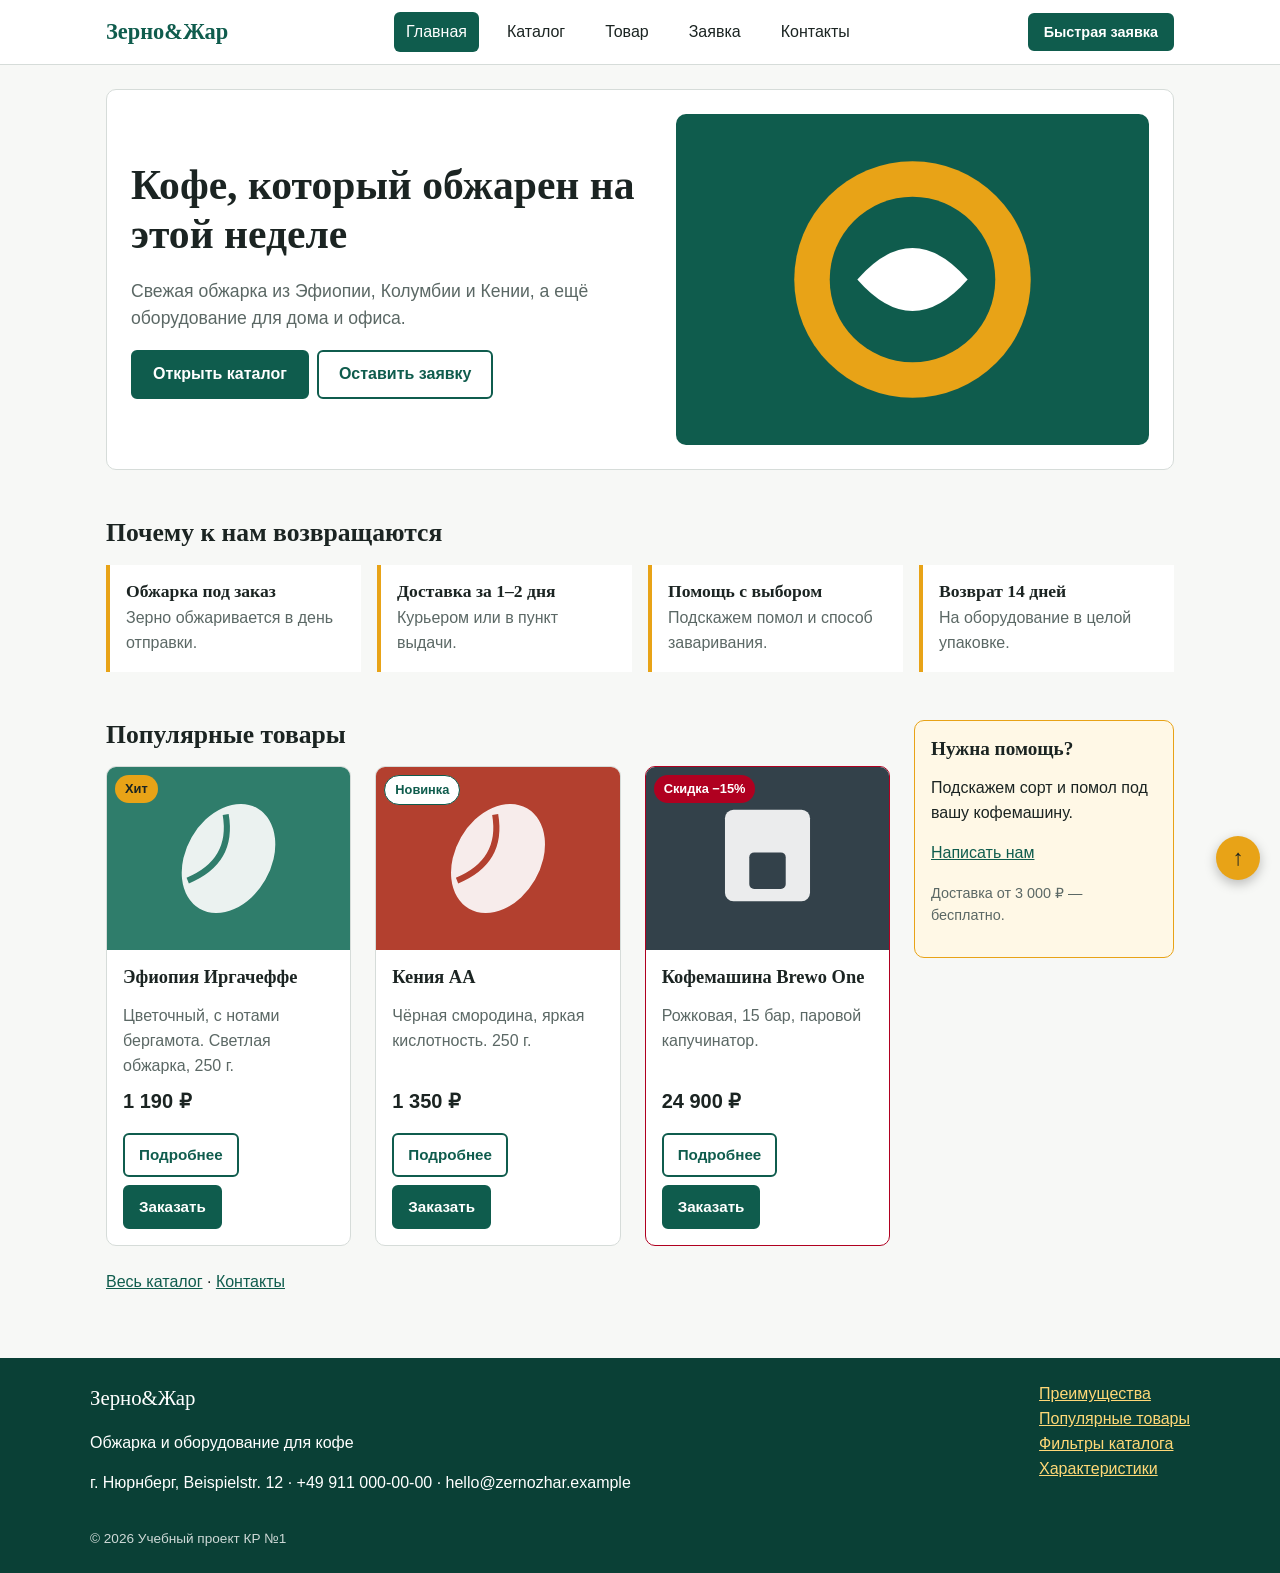
<file: index.html>
<!DOCTYPE html>
<html lang="ru">
<head>
<meta charset="UTF-8">
<meta name="viewport" content="width=device-width, initial-scale=1">
<title>Главная — Зерно&Жар</title>
<meta name="description" content="Свежая обжарка кофе и оборудование для заваривания.">
<link rel="stylesheet" href="css/style.css">
</head>
<body id="top">
<a class="skip-link" href="#main">К содержимому</a>
<header class="site-header"><div class="site-header-inner"><a class="site-header-logo" href="index.html">Зерно&amp;Жар</a><nav class="site-nav" aria-label="Основное меню"><ul class="site-nav-list"><li class="site-nav-item"><a class="site-nav-link site-nav-link-active" href="index.html" aria-current="page">Главная</a></li><li class="site-nav-item"><a class="site-nav-link" href="catalog.html">Каталог</a></li><li class="site-nav-item"><a class="site-nav-link" href="product.html">Товар</a></li><li class="site-nav-item"><a class="site-nav-link" href="order.html">Заявка</a></li><li class="site-nav-item"><a class="site-nav-link" href="contacts.html">Контакты</a></li></ul></nav><button class="button button-small site-header-cta" type="button" data-modal-open="quick-order">Быстрая заявка</button></div></header>
<main id="main">
<section class="hero"><div class="hero-text"><h1 class="hero-title">Кофе, который обжарен на этой неделе</h1><p class="hero-lead">Свежая обжарка из Эфиопии, Колумбии и Кении, а ещё оборудование для дома и офиса.</p><div class="hero-actions"><a class="button" href="catalog.html">Открыть каталог</a><a class="button button-ghost" href="order.html">Оставить заявку</a></div></div><img class="hero-image" src="images/hero.svg" alt="Чашка кофе, вид сверху" width="600" height="420"></section>
<section class="section" id="advantages"><h2 class="section-title">Почему к нам возвращаются</h2><ul class="advantages">
<li class="advantages-item"><h3>Обжарка под заказ</h3><p>Зерно обжаривается в день отправки.</p></li>
<li class="advantages-item"><h3>Доставка за 1–2 дня</h3><p>Курьером или в пункт выдачи.</p></li>
<li class="advantages-item"><h3>Помощь с выбором</h3><p>Подскажем помол и способ заваривания.</p></li>
<li class="advantages-item"><h3>Возврат 14 дней</h3><p>На оборудование в целой упаковке.</p></li></ul></section>
<div class="home-layout"><section class="section home-layout-main" id="popular"><h2 class="section-title">Популярные товары</h2><div class="catalog-grid"><article class="product-card"><span class="product-card-badge product-card-badge-hit">Хит</span><img class="product-card-image" src="images/product-1.svg" alt="Эфиопия Иргачеффе" width="400" height="300" loading="lazy"><div class="product-card-body"><h3 class="product-card-title">Эфиопия Иргачеффе</h3><p class="product-card-description">Цветочный, с нотами бергамота. Светлая обжарка, 250 г.</p><p class="product-card-price">1 190 ₽</p><div class="product-card-actions"><a class="button button-ghost product-card-button" href="product.html">Подробнее</a><button class="button product-card-button" type="button" data-modal-open="quick-order" data-product="Эфиопия Иргачеффе">Заказать</button></div></div></article><article class="product-card"><span class="product-card-badge product-card-badge-new">Новинка</span><img class="product-card-image" src="images/product-3.svg" alt="Кения АА" width="400" height="300" loading="lazy"><div class="product-card-body"><h3 class="product-card-title">Кения АА</h3><p class="product-card-description">Чёрная смородина, яркая кислотность. 250 г.</p><p class="product-card-price">1 350 ₽</p><div class="product-card-actions"><a class="button button-ghost product-card-button" href="product.html">Подробнее</a><button class="button product-card-button" type="button" data-modal-open="quick-order" data-product="Кения АА">Заказать</button></div></div></article><article class="product-card product-card-discount"><span class="product-card-badge product-card-badge-discount">Скидка −15%</span><img class="product-card-image" src="images/product-4.svg" alt="Кофемашина Brewo One" width="400" height="300" loading="lazy"><div class="product-card-body"><h3 class="product-card-title">Кофемашина Brewo One</h3><p class="product-card-description">Рожковая, 15 бар, паровой капучинатор.</p><p class="product-card-price">24 900 ₽</p><div class="product-card-actions"><a class="button button-ghost product-card-button" href="product.html">Подробнее</a><button class="button product-card-button" type="button" data-modal-open="quick-order" data-product="Кофемашина Brewo One">Заказать</button></div></div></article></div><p class="section-more"><a href="catalog.html">Весь каталог</a> · <a href="contacts.html">Контакты</a></p></section>
<aside class="info-aside home-layout-aside" aria-label="Полезная информация"><h2 class="info-aside-title">Нужна помощь?</h2><p>Подскажем сорт и помол под вашу кофемашину.</p><p><a href="contacts.html">Написать нам</a></p><p class="info-aside-note">Доставка от 3 000 ₽ — бесплатно.</p></aside></div>
</main>
<footer class="site-footer" id="contacts"><div class="site-footer-inner">
<div><p class="site-footer-title">Зерно&amp;Жар</p><p>Обжарка и оборудование для кофе</p><p>г. Нюрнберг, Beispielstr. 12 · +49 911 000-00-00 · hello@zernozhar.example</p></div>
<ul class="site-footer-links"><li><a href="index.html#advantages">Преимущества</a></li><li><a href="index.html#popular">Популярные товары</a></li><li><a href="catalog.html#filters">Фильтры каталога</a></li><li><a href="product.html#specs">Характеристики</a></li></ul>
</div><p class="site-footer-copy">© 2026 Учебный проект КР №1</p></footer>
<p class="success-message" id="success-message" role="status" hidden>Форма успешно отправлена!</p>
<a class="to-top" href="#top" aria-label="Наверх">↑</a>
<dialog class="modal" id="quick-order" aria-labelledby="modal-title"><div class="modal-box"><button class="modal-close" type="button" data-modal-close aria-label="Закрыть окно">×</button><h2 class="modal-title" id="modal-title">Быстрая заявка</h2><p>Оставьте контакты — свяжемся в течение рабочего дня.</p><form class="form modal-form" action="#" method="post">
<input type="hidden" id="modal-selected-product" name="selected-product">
<div class="form-grid">
<div class="form-field"><label class="form-label" for="modal-name">Имя *</label><input class="form-input" type="text" id="modal-name" name="name" required minlength="2" autocomplete="name"></div>
<div class="form-field"><label class="form-label" for="modal-email">E-mail *</label><input class="form-input" type="email" id="modal-email" name="email" required autocomplete="email" placeholder="you@example.com"></div>
<div class="form-field"><label class="form-label" for="modal-phone">Телефон *</label><input class="form-input" type="tel" id="modal-phone" name="phone" required autocomplete="tel" placeholder="+7 (900) 000-00-00" pattern="^\+7 \(\d{3}\) \d{3}-\d{2}-\d{2}$" title="Формат: +7 (900) 000-00-00"></div>
<div class="form-field"><label class="form-label" for="modal-date">Желаемая дата</label><input class="form-input" type="date" id="modal-date" name="date" ></div>
<div class="form-field"><label class="form-label" for="modal-topic">Тема заявки / товар *</label><select class="form-input" id="modal-topic" name="topic" required><option value="">Выберите…</option><option>Эфиопия Иргачеффе</option><option>Колумбия Супремо</option><option>Кения АА</option><option>Кофемашина Brewo One</option><option>Воронка V60 керамика</option><option>Ручная кофемолка Hario</option><option>Другой вопрос</option></select></div>
</div>
<div class="form-field"><label class="form-label" for="modal-comment">Комментарий</label><textarea class="form-input" id="modal-comment" name="comment" rows="4"></textarea></div>
<div class="form-check"><input type="checkbox" id="modal-agree" name="agree" required><label for="modal-agree">Согласен на обработку персональных данных *</label></div>
<div class="form-actions"><button class="button" type="submit">Отправить заявку</button><button class="button button-ghost" type="reset">Очистить</button></div>
</form></div></dialog>
<script src="js/main.js"></script>
</body>
</html>
</file>
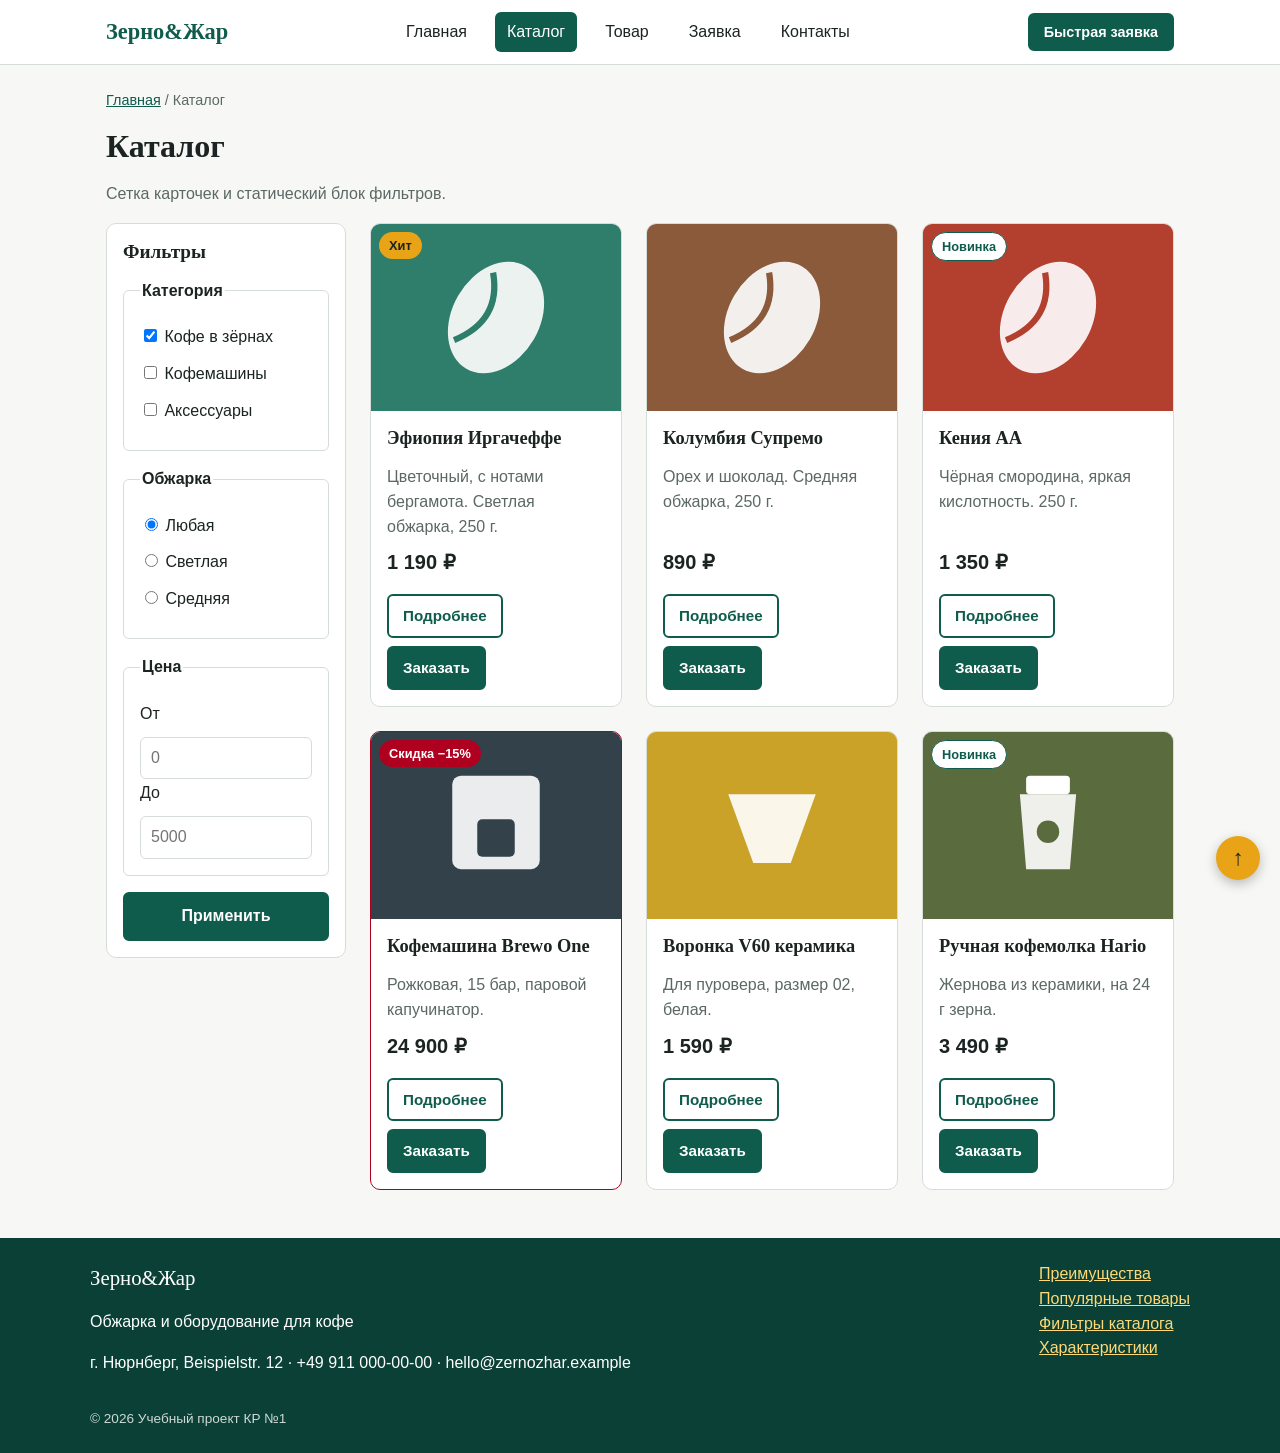
<file: catalog.html>
<!DOCTYPE html>
<html lang="ru">
<head>
<meta charset="UTF-8">
<meta name="viewport" content="width=device-width, initial-scale=1">
<title>Каталог — Зерно&Жар</title>
<meta name="description" content="Каталог кофе, кофемашин и аксессуаров.">
<link rel="stylesheet" href="css/style.css">
</head>
<body id="top">
<a class="skip-link" href="#main">К содержимому</a>
<header class="site-header"><div class="site-header-inner"><a class="site-header-logo" href="index.html">Зерно&amp;Жар</a><nav class="site-nav" aria-label="Основное меню"><ul class="site-nav-list"><li class="site-nav-item"><a class="site-nav-link" href="index.html">Главная</a></li><li class="site-nav-item"><a class="site-nav-link site-nav-link-active" href="catalog.html" aria-current="page">Каталог</a></li><li class="site-nav-item"><a class="site-nav-link" href="product.html">Товар</a></li><li class="site-nav-item"><a class="site-nav-link" href="order.html">Заявка</a></li><li class="site-nav-item"><a class="site-nav-link" href="contacts.html">Контакты</a></li></ul></nav><button class="button button-small site-header-cta" type="button" data-modal-open="quick-order">Быстрая заявка</button></div></header>
<main id="main">
<nav class="breadcrumbs" aria-label="Хлебные крошки"><a href="index.html">Главная</a> / <span>Каталог</span></nav><h1 class="page-title">Каталог</h1><p class="page-lead">Сетка карточек и статический блок фильтров.</p>
<div class="catalog-layout"><aside class="filters catalog-layout-filters" id="filters" aria-label="Фильтры"><h2 class="filters-title">Фильтры</h2><form class="filters-form" action="#">
<fieldset class="filters-group"><legend>Категория</legend><label><input type="checkbox" checked> Кофе в зёрнах</label><label><input type="checkbox"> Кофемашины</label><label><input type="checkbox"> Аксессуары</label></fieldset>
<fieldset class="filters-group"><legend>Обжарка</legend><label><input type="radio" name="roast" checked> Любая</label><label><input type="radio" name="roast"> Светлая</label><label><input type="radio" name="roast"> Средняя</label></fieldset>
<fieldset class="filters-group"><legend>Цена</legend><label for="price-from">От</label><input id="price-from" name="price-from" type="number" min="0" placeholder="0"><label for="price-to">До</label><input id="price-to" name="price-to" type="number" min="0" placeholder="5000"></fieldset>
<button class="button" type="submit">Применить</button></form></aside><section class="catalog-layout-list" id="list" aria-label="Список товаров"><div class="catalog-grid catalog-grid-wide"><article class="product-card"><span class="product-card-badge product-card-badge-hit">Хит</span><img class="product-card-image" src="images/product-1.svg" alt="Эфиопия Иргачеффе" width="400" height="300" loading="lazy"><div class="product-card-body"><h3 class="product-card-title">Эфиопия Иргачеффе</h3><p class="product-card-description">Цветочный, с нотами бергамота. Светлая обжарка, 250 г.</p><p class="product-card-price">1 190 ₽</p><div class="product-card-actions"><a class="button button-ghost product-card-button" href="product.html">Подробнее</a><button class="button product-card-button" type="button" data-modal-open="quick-order" data-product="Эфиопия Иргачеффе">Заказать</button></div></div></article><article class="product-card"><img class="product-card-image" src="images/product-2.svg" alt="Колумбия Супремо" width="400" height="300" loading="lazy"><div class="product-card-body"><h3 class="product-card-title">Колумбия Супремо</h3><p class="product-card-description">Орех и шоколад. Средняя обжарка, 250 г.</p><p class="product-card-price">890 ₽</p><div class="product-card-actions"><a class="button button-ghost product-card-button" href="product.html">Подробнее</a><button class="button product-card-button" type="button" data-modal-open="quick-order" data-product="Колумбия Супремо">Заказать</button></div></div></article><article class="product-card"><span class="product-card-badge product-card-badge-new">Новинка</span><img class="product-card-image" src="images/product-3.svg" alt="Кения АА" width="400" height="300" loading="lazy"><div class="product-card-body"><h3 class="product-card-title">Кения АА</h3><p class="product-card-description">Чёрная смородина, яркая кислотность. 250 г.</p><p class="product-card-price">1 350 ₽</p><div class="product-card-actions"><a class="button button-ghost product-card-button" href="product.html">Подробнее</a><button class="button product-card-button" type="button" data-modal-open="quick-order" data-product="Кения АА">Заказать</button></div></div></article><article class="product-card product-card-discount"><span class="product-card-badge product-card-badge-discount">Скидка −15%</span><img class="product-card-image" src="images/product-4.svg" alt="Кофемашина Brewo One" width="400" height="300" loading="lazy"><div class="product-card-body"><h3 class="product-card-title">Кофемашина Brewo One</h3><p class="product-card-description">Рожковая, 15 бар, паровой капучинатор.</p><p class="product-card-price">24 900 ₽</p><div class="product-card-actions"><a class="button button-ghost product-card-button" href="product.html">Подробнее</a><button class="button product-card-button" type="button" data-modal-open="quick-order" data-product="Кофемашина Brewo One">Заказать</button></div></div></article><article class="product-card"><img class="product-card-image" src="images/product-5.svg" alt="Воронка V60 керамика" width="400" height="300" loading="lazy"><div class="product-card-body"><h3 class="product-card-title">Воронка V60 керамика</h3><p class="product-card-description">Для пуровера, размер 02, белая.</p><p class="product-card-price">1 590 ₽</p><div class="product-card-actions"><a class="button button-ghost product-card-button" href="product.html">Подробнее</a><button class="button product-card-button" type="button" data-modal-open="quick-order" data-product="Воронка V60 керамика">Заказать</button></div></div></article><article class="product-card"><span class="product-card-badge product-card-badge-new">Новинка</span><img class="product-card-image" src="images/product-6.svg" alt="Ручная кофемолка Hario" width="400" height="300" loading="lazy"><div class="product-card-body"><h3 class="product-card-title">Ручная кофемолка Hario</h3><p class="product-card-description">Жернова из керамики, на 24 г зерна.</p><p class="product-card-price">3 490 ₽</p><div class="product-card-actions"><a class="button button-ghost product-card-button" href="product.html">Подробнее</a><button class="button product-card-button" type="button" data-modal-open="quick-order" data-product="Ручная кофемолка Hario">Заказать</button></div></div></article></div></section></div>
</main>
<footer class="site-footer" id="contacts"><div class="site-footer-inner">
<div><p class="site-footer-title">Зерно&amp;Жар</p><p>Обжарка и оборудование для кофе</p><p>г. Нюрнберг, Beispielstr. 12 · +49 911 000-00-00 · hello@zernozhar.example</p></div>
<ul class="site-footer-links"><li><a href="index.html#advantages">Преимущества</a></li><li><a href="index.html#popular">Популярные товары</a></li><li><a href="catalog.html#filters">Фильтры каталога</a></li><li><a href="product.html#specs">Характеристики</a></li></ul>
</div><p class="site-footer-copy">© 2026 Учебный проект КР №1</p></footer>
<p class="success-message" id="success-message" role="status" hidden>Форма успешно отправлена!</p>
<a class="to-top" href="#top" aria-label="Наверх">↑</a>
<dialog class="modal" id="quick-order" aria-labelledby="modal-title"><div class="modal-box"><button class="modal-close" type="button" data-modal-close aria-label="Закрыть окно">×</button><h2 class="modal-title" id="modal-title">Быстрая заявка</h2><p>Оставьте контакты — свяжемся в течение рабочего дня.</p><form class="form modal-form" action="#" method="post">
<input type="hidden" id="modal-selected-product" name="selected-product">
<div class="form-grid">
<div class="form-field"><label class="form-label" for="modal-name">Имя *</label><input class="form-input" type="text" id="modal-name" name="name" required minlength="2" autocomplete="name"></div>
<div class="form-field"><label class="form-label" for="modal-email">E-mail *</label><input class="form-input" type="email" id="modal-email" name="email" required autocomplete="email" placeholder="you@example.com"></div>
<div class="form-field"><label class="form-label" for="modal-phone">Телефон *</label><input class="form-input" type="tel" id="modal-phone" name="phone" required autocomplete="tel" placeholder="+7 (900) 000-00-00" pattern="^\+7 \(\d{3}\) \d{3}-\d{2}-\d{2}$" title="Формат: +7 (900) 000-00-00"></div>
<div class="form-field"><label class="form-label" for="modal-date">Желаемая дата</label><input class="form-input" type="date" id="modal-date" name="date" ></div>
<div class="form-field"><label class="form-label" for="modal-topic">Тема заявки / товар *</label><select class="form-input" id="modal-topic" name="topic" required><option value="">Выберите…</option><option>Эфиопия Иргачеффе</option><option>Колумбия Супремо</option><option>Кения АА</option><option>Кофемашина Brewo One</option><option>Воронка V60 керамика</option><option>Ручная кофемолка Hario</option><option>Другой вопрос</option></select></div>
</div>
<div class="form-field"><label class="form-label" for="modal-comment">Комментарий</label><textarea class="form-input" id="modal-comment" name="comment" rows="4"></textarea></div>
<div class="form-check"><input type="checkbox" id="modal-agree" name="agree" required><label for="modal-agree">Согласен на обработку персональных данных *</label></div>
<div class="form-actions"><button class="button" type="submit">Отправить заявку</button><button class="button button-ghost" type="reset">Очистить</button></div>
</form></div></dialog>
<script src="js/main.js"></script>
</body>
</html>
</file>
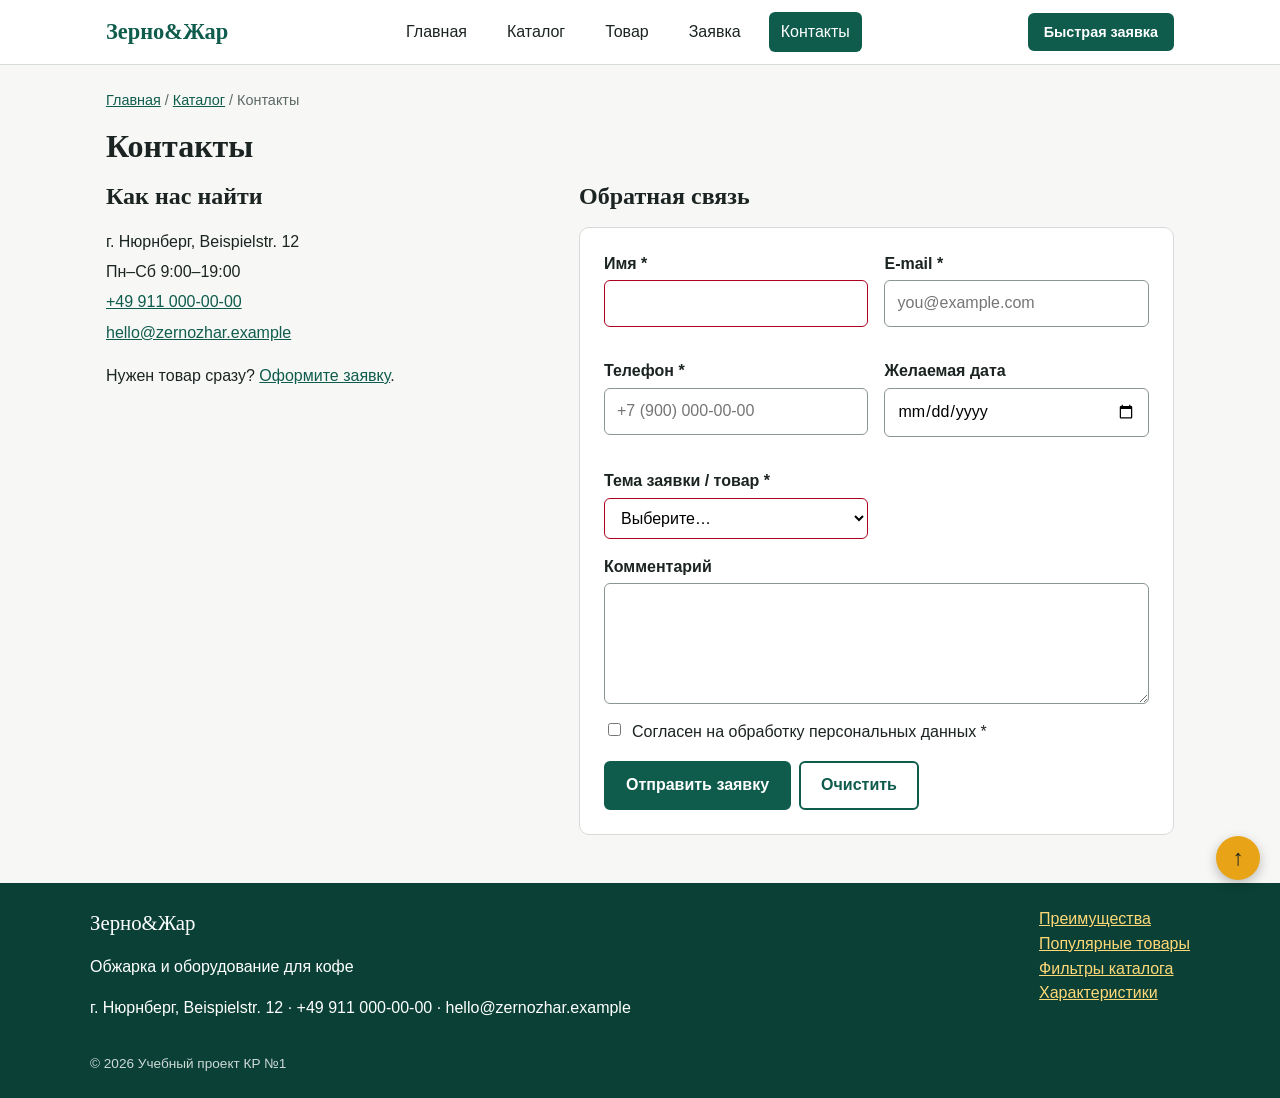
<file: contacts.html>
<!DOCTYPE html>
<html lang="ru">
<head>
<meta charset="UTF-8">
<meta name="viewport" content="width=device-width, initial-scale=1">
<title>Контакты — Зерно&Жар</title>
<meta name="description" content="Адрес, телефон и форма обратной связи.">
<link rel="stylesheet" href="css/style.css">
</head>
<body id="top">
<a class="skip-link" href="#main">К содержимому</a>
<header class="site-header"><div class="site-header-inner"><a class="site-header-logo" href="index.html">Зерно&amp;Жар</a><nav class="site-nav" aria-label="Основное меню"><ul class="site-nav-list"><li class="site-nav-item"><a class="site-nav-link" href="index.html">Главная</a></li><li class="site-nav-item"><a class="site-nav-link" href="catalog.html">Каталог</a></li><li class="site-nav-item"><a class="site-nav-link" href="product.html">Товар</a></li><li class="site-nav-item"><a class="site-nav-link" href="order.html">Заявка</a></li><li class="site-nav-item"><a class="site-nav-link site-nav-link-active" href="contacts.html" aria-current="page">Контакты</a></li></ul></nav><button class="button button-small site-header-cta" type="button" data-modal-open="quick-order">Быстрая заявка</button></div></header>
<main id="main">
<nav class="breadcrumbs" aria-label="Хлебные крошки"><a href="index.html">Главная</a> / <a href="catalog.html">Каталог</a> / <span>Контакты</span></nav><h1 class="page-title">Контакты</h1><div class="contacts"><section aria-labelledby="c-info"><h2 id="c-info">Как нас найти</h2><address class="contacts-address">г. Нюрнберг, Beispielstr. 12<br>Пн–Сб 9:00–19:00<br><a href="tel:+499110000000">+49 911 000-00-00</a><br><a href="mailto:hello@zernozhar.example">hello@zernozhar.example</a></address><p>Нужен товар сразу? <a href="order.html">Оформите заявку</a>.</p></section><section aria-labelledby="c-form"><h2 id="c-form">Обратная связь</h2><form class="form contact-form" action="#" method="post">
<input type="hidden" id="contact-selected-product" name="selected-product">
<div class="form-grid">
<div class="form-field"><label class="form-label" for="contact-name">Имя *</label><input class="form-input" type="text" id="contact-name" name="name" required minlength="2" autocomplete="name"></div>
<div class="form-field"><label class="form-label" for="contact-email">E-mail *</label><input class="form-input" type="email" id="contact-email" name="email" required autocomplete="email" placeholder="you@example.com"></div>
<div class="form-field"><label class="form-label" for="contact-phone">Телефон *</label><input class="form-input" type="tel" id="contact-phone" name="phone" required autocomplete="tel" placeholder="+7 (900) 000-00-00" pattern="^\+7 \(\d{3}\) \d{3}-\d{2}-\d{2}$" title="Формат: +7 (900) 000-00-00"></div>
<div class="form-field"><label class="form-label" for="contact-date">Желаемая дата</label><input class="form-input" type="date" id="contact-date" name="date" ></div>
<div class="form-field"><label class="form-label" for="contact-topic">Тема заявки / товар *</label><select class="form-input" id="contact-topic" name="topic" required><option value="">Выберите…</option><option>Эфиопия Иргачеффе</option><option>Колумбия Супремо</option><option>Кения АА</option><option>Кофемашина Brewo One</option><option>Воронка V60 керамика</option><option>Ручная кофемолка Hario</option><option>Другой вопрос</option></select></div>
</div>
<div class="form-field"><label class="form-label" for="contact-comment">Комментарий</label><textarea class="form-input" id="contact-comment" name="comment" rows="4"></textarea></div>
<div class="form-check"><input type="checkbox" id="contact-agree" name="agree" required><label for="contact-agree">Согласен на обработку персональных данных *</label></div>
<div class="form-actions"><button class="button" type="submit">Отправить заявку</button><button class="button button-ghost" type="reset">Очистить</button></div>
</form></section></div>
</main>
<footer class="site-footer" id="contacts"><div class="site-footer-inner">
<div><p class="site-footer-title">Зерно&amp;Жар</p><p>Обжарка и оборудование для кофе</p><p>г. Нюрнберг, Beispielstr. 12 · +49 911 000-00-00 · hello@zernozhar.example</p></div>
<ul class="site-footer-links"><li><a href="index.html#advantages">Преимущества</a></li><li><a href="index.html#popular">Популярные товары</a></li><li><a href="catalog.html#filters">Фильтры каталога</a></li><li><a href="product.html#specs">Характеристики</a></li></ul>
</div><p class="site-footer-copy">© 2026 Учебный проект КР №1</p></footer>
<p class="success-message" id="success-message" role="status" hidden>Форма успешно отправлена!</p>
<a class="to-top" href="#top" aria-label="Наверх">↑</a>
<dialog class="modal" id="quick-order" aria-labelledby="modal-title"><div class="modal-box"><button class="modal-close" type="button" data-modal-close aria-label="Закрыть окно">×</button><h2 class="modal-title" id="modal-title">Быстрая заявка</h2><p>Оставьте контакты — свяжемся в течение рабочего дня.</p><form class="form modal-form" action="#" method="post">
<input type="hidden" id="modal-selected-product" name="selected-product">
<div class="form-grid">
<div class="form-field"><label class="form-label" for="modal-name">Имя *</label><input class="form-input" type="text" id="modal-name" name="name" required minlength="2" autocomplete="name"></div>
<div class="form-field"><label class="form-label" for="modal-email">E-mail *</label><input class="form-input" type="email" id="modal-email" name="email" required autocomplete="email" placeholder="you@example.com"></div>
<div class="form-field"><label class="form-label" for="modal-phone">Телефон *</label><input class="form-input" type="tel" id="modal-phone" name="phone" required autocomplete="tel" placeholder="+7 (900) 000-00-00" pattern="^\+7 \(\d{3}\) \d{3}-\d{2}-\d{2}$" title="Формат: +7 (900) 000-00-00"></div>
<div class="form-field"><label class="form-label" for="modal-date">Желаемая дата</label><input class="form-input" type="date" id="modal-date" name="date" ></div>
<div class="form-field"><label class="form-label" for="modal-topic">Тема заявки / товар *</label><select class="form-input" id="modal-topic" name="topic" required><option value="">Выберите…</option><option>Эфиопия Иргачеффе</option><option>Колумбия Супремо</option><option>Кения АА</option><option>Кофемашина Brewo One</option><option>Воронка V60 керамика</option><option>Ручная кофемолка Hario</option><option>Другой вопрос</option></select></div>
</div>
<div class="form-field"><label class="form-label" for="modal-comment">Комментарий</label><textarea class="form-input" id="modal-comment" name="comment" rows="4"></textarea></div>
<div class="form-check"><input type="checkbox" id="modal-agree" name="agree" required><label for="modal-agree">Согласен на обработку персональных данных *</label></div>
<div class="form-actions"><button class="button" type="submit">Отправить заявку</button><button class="button button-ghost" type="reset">Очистить</button></div>
</form></div></dialog>
<script src="js/main.js"></script>
</body>
</html>
</file>
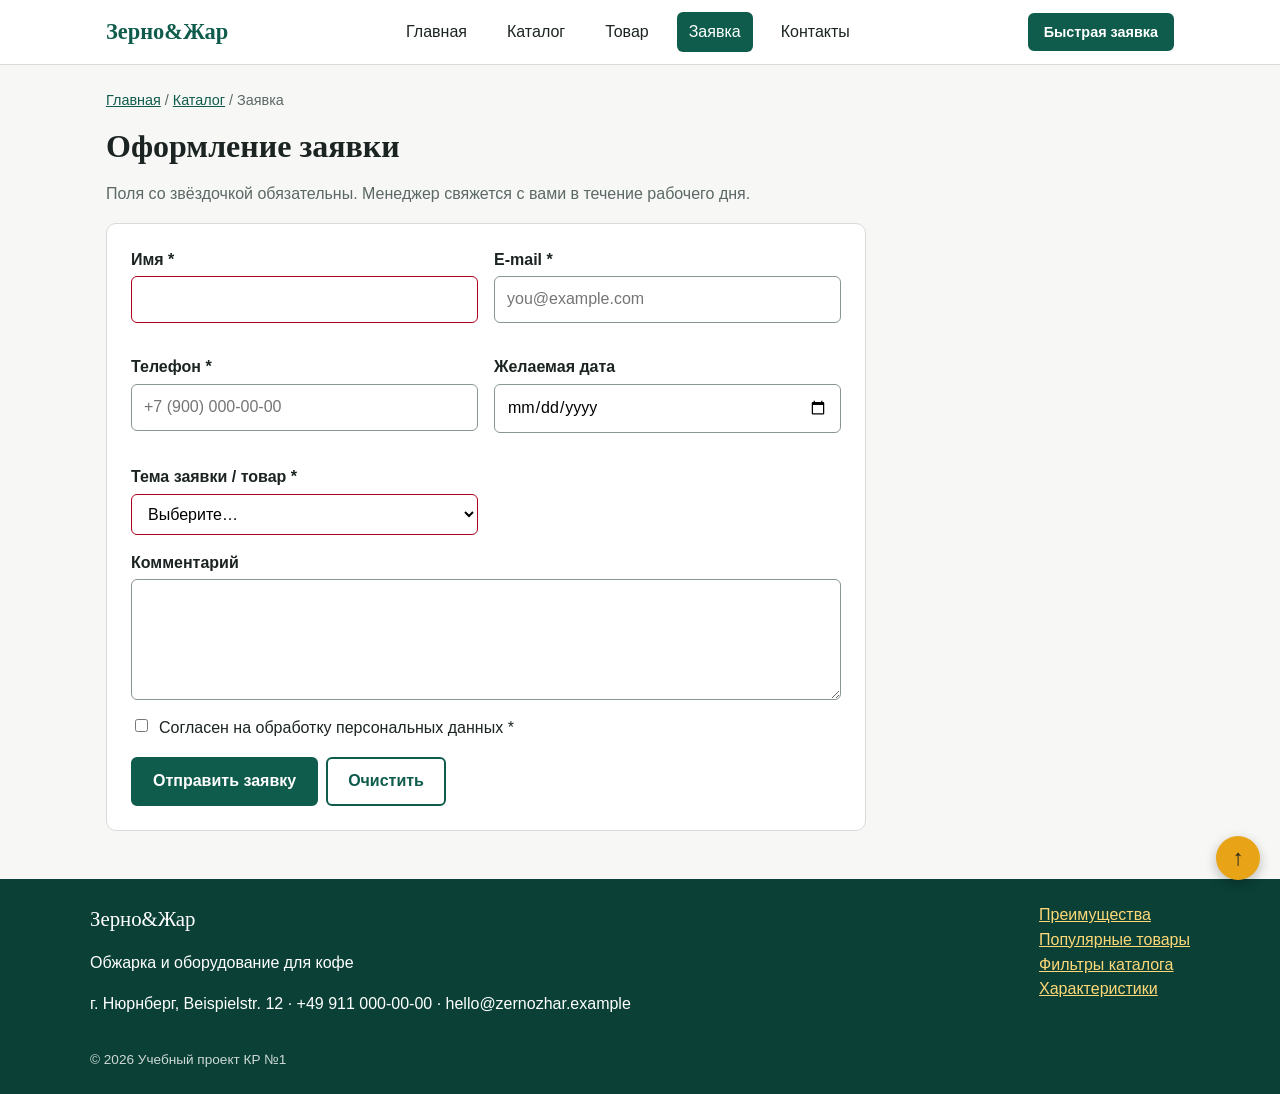
<file: order.html>
<!DOCTYPE html>
<html lang="ru">
<head>
<meta charset="UTF-8">
<meta name="viewport" content="width=device-width, initial-scale=1">
<title>Заявка — Зерно&Жар</title>
<meta name="description" content="Форма оформления заявки.">
<link rel="stylesheet" href="css/style.css">
</head>
<body id="top">
<a class="skip-link" href="#main">К содержимому</a>
<header class="site-header"><div class="site-header-inner"><a class="site-header-logo" href="index.html">Зерно&amp;Жар</a><nav class="site-nav" aria-label="Основное меню"><ul class="site-nav-list"><li class="site-nav-item"><a class="site-nav-link" href="index.html">Главная</a></li><li class="site-nav-item"><a class="site-nav-link" href="catalog.html">Каталог</a></li><li class="site-nav-item"><a class="site-nav-link" href="product.html">Товар</a></li><li class="site-nav-item"><a class="site-nav-link site-nav-link-active" href="order.html" aria-current="page">Заявка</a></li><li class="site-nav-item"><a class="site-nav-link" href="contacts.html">Контакты</a></li></ul></nav><button class="button button-small site-header-cta" type="button" data-modal-open="quick-order">Быстрая заявка</button></div></header>
<main id="main">
<nav class="breadcrumbs" aria-label="Хлебные крошки"><a href="index.html">Главная</a> / <a href="catalog.html">Каталог</a> / <span>Заявка</span></nav><h1 class="page-title">Оформление заявки</h1><p class="page-lead">Поля со звёздочкой обязательны. Менеджер свяжется с вами в течение рабочего дня.</p><form class="form order-form" action="#" method="post">
<input type="hidden" id="order-selected-product" name="selected-product">
<div class="form-grid">
<div class="form-field"><label class="form-label" for="order-name">Имя *</label><input class="form-input" type="text" id="order-name" name="name" required minlength="2" autocomplete="name"></div>
<div class="form-field"><label class="form-label" for="order-email">E-mail *</label><input class="form-input" type="email" id="order-email" name="email" required autocomplete="email" placeholder="you@example.com"></div>
<div class="form-field"><label class="form-label" for="order-phone">Телефон *</label><input class="form-input" type="tel" id="order-phone" name="phone" required autocomplete="tel" placeholder="+7 (900) 000-00-00" pattern="^\+7 \(\d{3}\) \d{3}-\d{2}-\d{2}$" title="Формат: +7 (900) 000-00-00"></div>
<div class="form-field"><label class="form-label" for="order-date">Желаемая дата</label><input class="form-input" type="date" id="order-date" name="date" ></div>
<div class="form-field"><label class="form-label" for="order-topic">Тема заявки / товар *</label><select class="form-input" id="order-topic" name="topic" required><option value="">Выберите…</option><option>Эфиопия Иргачеффе</option><option>Колумбия Супремо</option><option>Кения АА</option><option>Кофемашина Brewo One</option><option>Воронка V60 керамика</option><option>Ручная кофемолка Hario</option><option>Другой вопрос</option></select></div>
</div>
<div class="form-field"><label class="form-label" for="order-comment">Комментарий</label><textarea class="form-input" id="order-comment" name="comment" rows="4"></textarea></div>
<div class="form-check"><input type="checkbox" id="order-agree" name="agree" required><label for="order-agree">Согласен на обработку персональных данных *</label></div>
<div class="form-actions"><button class="button" type="submit">Отправить заявку</button><button class="button button-ghost" type="reset">Очистить</button></div>
</form>
</main>
<footer class="site-footer" id="contacts"><div class="site-footer-inner">
<div><p class="site-footer-title">Зерно&amp;Жар</p><p>Обжарка и оборудование для кофе</p><p>г. Нюрнберг, Beispielstr. 12 · +49 911 000-00-00 · hello@zernozhar.example</p></div>
<ul class="site-footer-links"><li><a href="index.html#advantages">Преимущества</a></li><li><a href="index.html#popular">Популярные товары</a></li><li><a href="catalog.html#filters">Фильтры каталога</a></li><li><a href="product.html#specs">Характеристики</a></li></ul>
</div><p class="site-footer-copy">© 2026 Учебный проект КР №1</p></footer>
<p class="success-message" id="success-message" role="status" hidden>Форма успешно отправлена!</p>
<a class="to-top" href="#top" aria-label="Наверх">↑</a>
<dialog class="modal" id="quick-order" aria-labelledby="modal-title"><div class="modal-box"><button class="modal-close" type="button" data-modal-close aria-label="Закрыть окно">×</button><h2 class="modal-title" id="modal-title">Быстрая заявка</h2><p>Оставьте контакты — свяжемся в течение рабочего дня.</p><form class="form modal-form" action="#" method="post">
<input type="hidden" id="modal-selected-product" name="selected-product">
<div class="form-grid">
<div class="form-field"><label class="form-label" for="modal-name">Имя *</label><input class="form-input" type="text" id="modal-name" name="name" required minlength="2" autocomplete="name"></div>
<div class="form-field"><label class="form-label" for="modal-email">E-mail *</label><input class="form-input" type="email" id="modal-email" name="email" required autocomplete="email" placeholder="you@example.com"></div>
<div class="form-field"><label class="form-label" for="modal-phone">Телефон *</label><input class="form-input" type="tel" id="modal-phone" name="phone" required autocomplete="tel" placeholder="+7 (900) 000-00-00" pattern="^\+7 \(\d{3}\) \d{3}-\d{2}-\d{2}$" title="Формат: +7 (900) 000-00-00"></div>
<div class="form-field"><label class="form-label" for="modal-date">Желаемая дата</label><input class="form-input" type="date" id="modal-date" name="date" ></div>
<div class="form-field"><label class="form-label" for="modal-topic">Тема заявки / товар *</label><select class="form-input" id="modal-topic" name="topic" required><option value="">Выберите…</option><option>Эфиопия Иргачеффе</option><option>Колумбия Супремо</option><option>Кения АА</option><option>Кофемашина Brewo One</option><option>Воронка V60 керамика</option><option>Ручная кофемолка Hario</option><option>Другой вопрос</option></select></div>
</div>
<div class="form-field"><label class="form-label" for="modal-comment">Комментарий</label><textarea class="form-input" id="modal-comment" name="comment" rows="4"></textarea></div>
<div class="form-check"><input type="checkbox" id="modal-agree" name="agree" required><label for="modal-agree">Согласен на обработку персональных данных *</label></div>
<div class="form-actions"><button class="button" type="submit">Отправить заявку</button><button class="button button-ghost" type="reset">Очистить</button></div>
</form></div></dialog>
<script src="js/main.js"></script>
</body>
</html>
</file>
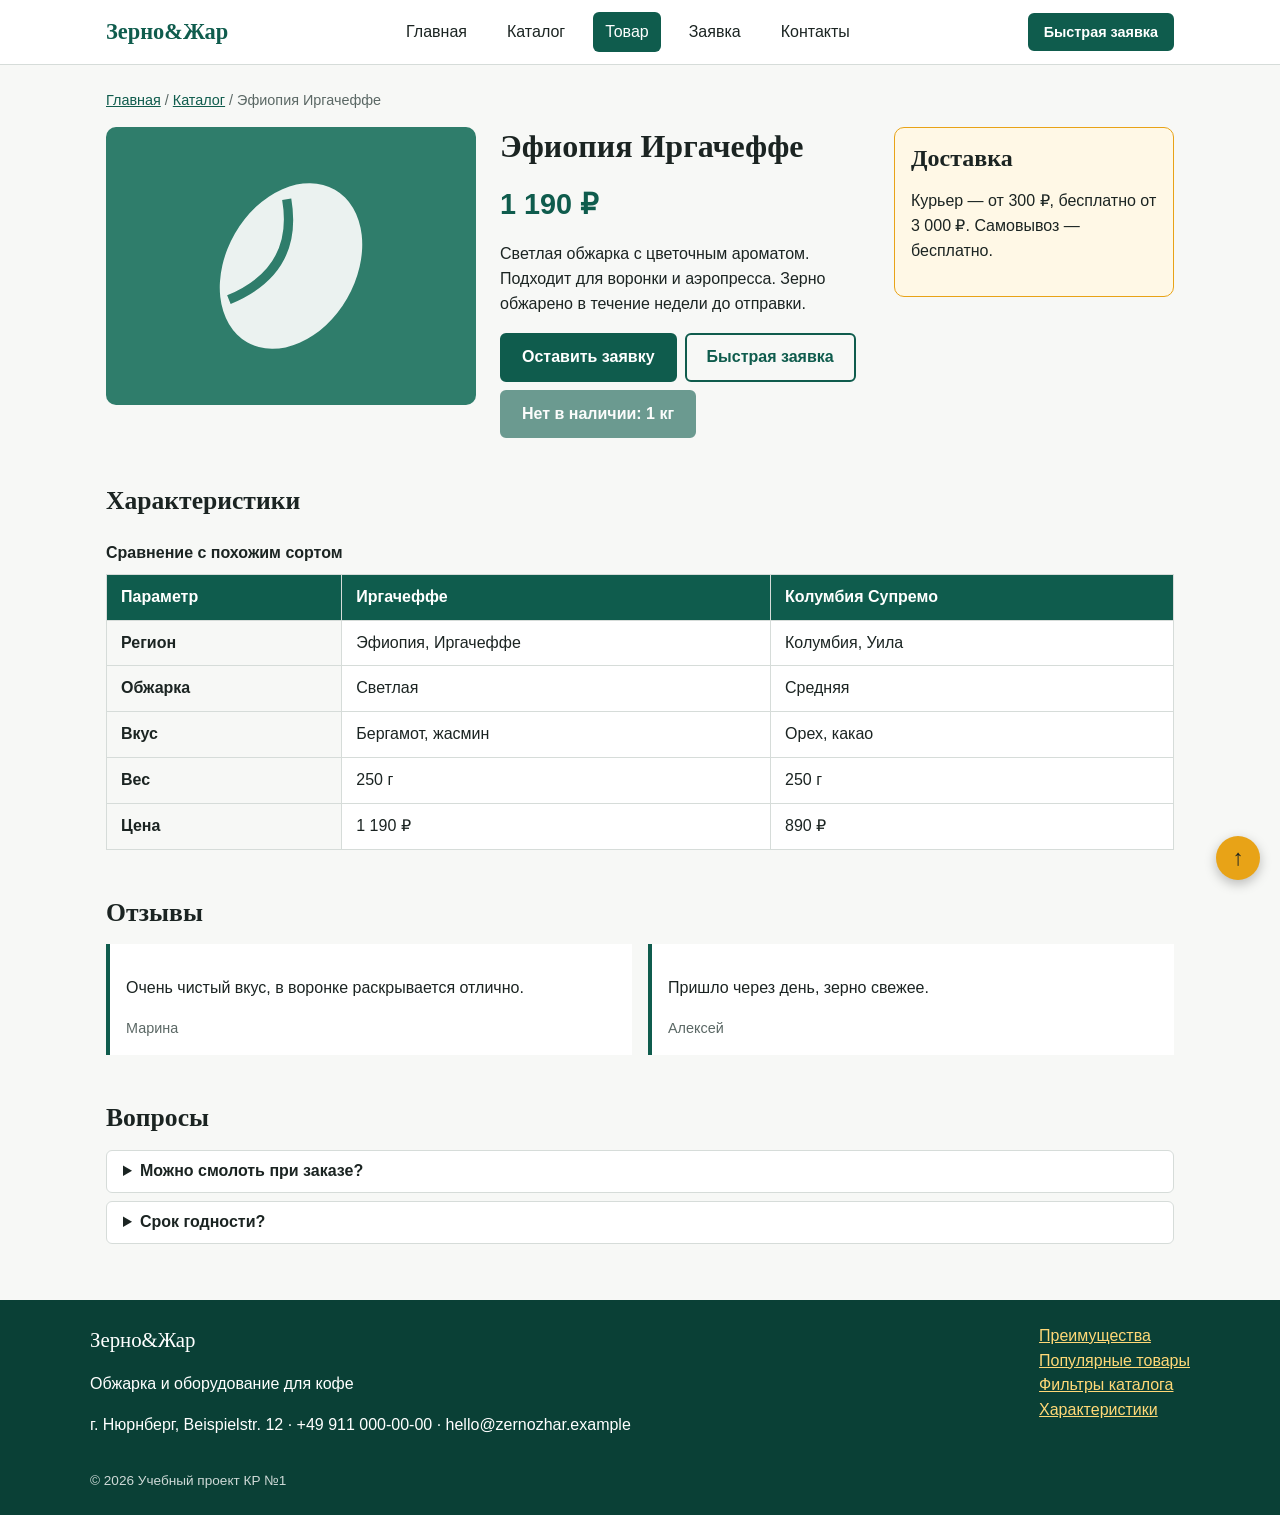
<file: product.html>
<!DOCTYPE html>
<html lang="ru">
<head>
<meta charset="UTF-8">
<meta name="viewport" content="width=device-width, initial-scale=1">
<title>Эфиопия Иргачеффе — Зерно&Жар</title>
<meta name="description" content="Карточка товара: описание, характеристики, отзывы.">
<link rel="stylesheet" href="css/style.css">
</head>
<body id="top">
<a class="skip-link" href="#main">К содержимому</a>
<header class="site-header"><div class="site-header-inner"><a class="site-header-logo" href="index.html">Зерно&amp;Жар</a><nav class="site-nav" aria-label="Основное меню"><ul class="site-nav-list"><li class="site-nav-item"><a class="site-nav-link" href="index.html">Главная</a></li><li class="site-nav-item"><a class="site-nav-link" href="catalog.html">Каталог</a></li><li class="site-nav-item"><a class="site-nav-link site-nav-link-active" href="product.html" aria-current="page">Товар</a></li><li class="site-nav-item"><a class="site-nav-link" href="order.html">Заявка</a></li><li class="site-nav-item"><a class="site-nav-link" href="contacts.html">Контакты</a></li></ul></nav><button class="button button-small site-header-cta" type="button" data-modal-open="quick-order">Быстрая заявка</button></div></header>
<main id="main">
<nav class="breadcrumbs" aria-label="Хлебные крошки"><a href="index.html">Главная</a> / <a href="catalog.html">Каталог</a> / <span>Эфиопия Иргачеффе</span></nav>
<div class="product-page"><article class="product-page-main"><img class="product-page-image" src="images/product-1.svg" alt="Эфиопия Иргачеффе" width="400" height="300"><div><h1 class="page-title">Эфиопия Иргачеффе</h1><p class="product-page-price">1 190 ₽</p><p>Светлая обжарка с цветочным ароматом. Подходит для воронки и аэропресса. Зерно обжарено в течение недели до отправки.</p><div class="button-group"><a class="button" href="order.html">Оставить заявку</a><button class="button button-ghost" type="button" data-modal-open="quick-order">Быстрая заявка</button><button class="button" type="button" disabled>Нет в наличии: 1 кг</button></div></div></article>
<aside class="product-page-aside"><h2>Доставка</h2><p>Курьер — от 300 ₽, бесплатно от 3 000 ₽. Самовывоз — бесплатно.</p></aside></div>
<section class="section" id="specs"><h2 class="section-title">Характеристики</h2><div class="table-wrap"><table class="spec-table"><caption class="spec-table-caption">Сравнение с похожим сортом</caption><thead><tr><th scope="col">Параметр</th><th scope="col">Иргачеффе</th><th scope="col">Колумбия Супремо</th></tr></thead><tbody><tr><th scope="row">Регион</th><td>Эфиопия, Иргачеффе</td><td>Колумбия, Уила</td></tr><tr><th scope="row">Обжарка</th><td>Светлая</td><td>Средняя</td></tr><tr><th scope="row">Вкус</th><td>Бергамот, жасмин</td><td>Орех, какао</td></tr><tr><th scope="row">Вес</th><td>250 г</td><td>250 г</td></tr><tr><th scope="row">Цена</th><td>1 190 ₽</td><td>890 ₽</td></tr></tbody></table></div></section>
<section class="section" id="reviews"><h2 class="section-title">Отзывы</h2><div class="reviews"><blockquote class="reviews-item"><p>Очень чистый вкус, в воронке раскрывается отлично.</p><footer>Марина</footer></blockquote><blockquote class="reviews-item"><p>Пришло через день, зерно свежее.</p><footer>Алексей</footer></blockquote></div></section>
<section class="section" id="faq"><h2 class="section-title">Вопросы</h2><details class="faq"><summary>Можно смолоть при заказе?</summary><p>Да, выберите помол в комментарии к заявке.</p></details><details class="faq"><summary>Срок годности?</summary><p>Лучший вкус — до 6 недель с даты обжарки.</p></details></section>
</main>
<footer class="site-footer" id="contacts"><div class="site-footer-inner">
<div><p class="site-footer-title">Зерно&amp;Жар</p><p>Обжарка и оборудование для кофе</p><p>г. Нюрнберг, Beispielstr. 12 · +49 911 000-00-00 · hello@zernozhar.example</p></div>
<ul class="site-footer-links"><li><a href="index.html#advantages">Преимущества</a></li><li><a href="index.html#popular">Популярные товары</a></li><li><a href="catalog.html#filters">Фильтры каталога</a></li><li><a href="product.html#specs">Характеристики</a></li></ul>
</div><p class="site-footer-copy">© 2026 Учебный проект КР №1</p></footer>
<p class="success-message" id="success-message" role="status" hidden>Форма успешно отправлена!</p>
<a class="to-top" href="#top" aria-label="Наверх">↑</a>
<dialog class="modal" id="quick-order" aria-labelledby="modal-title"><div class="modal-box"><button class="modal-close" type="button" data-modal-close aria-label="Закрыть окно">×</button><h2 class="modal-title" id="modal-title">Быстрая заявка</h2><p>Оставьте контакты — свяжемся в течение рабочего дня.</p><form class="form modal-form" action="#" method="post">
<input type="hidden" id="modal-selected-product" name="selected-product">
<div class="form-grid">
<div class="form-field"><label class="form-label" for="modal-name">Имя *</label><input class="form-input" type="text" id="modal-name" name="name" required minlength="2" autocomplete="name"></div>
<div class="form-field"><label class="form-label" for="modal-email">E-mail *</label><input class="form-input" type="email" id="modal-email" name="email" required autocomplete="email" placeholder="you@example.com"></div>
<div class="form-field"><label class="form-label" for="modal-phone">Телефон *</label><input class="form-input" type="tel" id="modal-phone" name="phone" required autocomplete="tel" placeholder="+7 (900) 000-00-00" pattern="^\+7 \(\d{3}\) \d{3}-\d{2}-\d{2}$" title="Формат: +7 (900) 000-00-00"></div>
<div class="form-field"><label class="form-label" for="modal-date">Желаемая дата</label><input class="form-input" type="date" id="modal-date" name="date" ></div>
<div class="form-field"><label class="form-label" for="modal-topic">Тема заявки / товар *</label><select class="form-input" id="modal-topic" name="topic" required><option value="">Выберите…</option><option>Эфиопия Иргачеффе</option><option>Колумбия Супремо</option><option>Кения АА</option><option>Кофемашина Brewo One</option><option>Воронка V60 керамика</option><option>Ручная кофемолка Hario</option><option>Другой вопрос</option></select></div>
</div>
<div class="form-field"><label class="form-label" for="modal-comment">Комментарий</label><textarea class="form-input" id="modal-comment" name="comment" rows="4"></textarea></div>
<div class="form-check"><input type="checkbox" id="modal-agree" name="agree" required><label for="modal-agree">Согласен на обработку персональных данных *</label></div>
<div class="form-actions"><button class="button" type="submit">Отправить заявку</button><button class="button button-ghost" type="reset">Очистить</button></div>
</form></div></dialog>
<script src="js/main.js"></script>
</body>
</html>
</file>
<file: css/style.css>
/* ===== Переменные ===== */
:root{
  --color-bg:#f7f8f6;--color-surface:#ffffff;--color-text:#1b2422;--color-muted:#5b6865;
  --color-primary:#0f5c4d;--color-primary-dark:#0a4036;--color-accent:#e8a317;
  --color-border:#d6dcd9;--color-danger:#b00020;
  --space-sm:8px;--space-md:16px;--space-lg:24px;--space-xl:48px;
  --radius-sm:6px;--radius-md:10px;
  --font-base:"Segoe UI",Roboto,Helvetica,Arial,sans-serif;--font-head:Georgia,"Times New Roman",serif;
  --header-h:64px;--color-white:#ffffff;--container-width:1100px;
}
/* ===== База ===== */
*,*::before,*::after{box-sizing:border-box}
html{scroll-behavior:smooth;scroll-padding-top:calc(var(--header-h) + 16px)}
body{margin:0;font-family:var(--font-base);color:var(--color-text);background:var(--color-bg);line-height:1.55}
img{max-width:100%;height:auto;display:block}
h1,h2,h3{font-family:var(--font-head);line-height:1.2;margin:0 0 var(--space-md)}
a{color:var(--color-primary)}
a:hover{color:var(--color-primary-dark)}
a:focus-visible,input:focus-visible,select:focus-visible,textarea:focus-visible,summary:focus-visible,button:focus-visible{outline:2px solid var(--color-primary);outline-offset:3px}
main{max-width:1100px;margin:0 auto;padding:var(--space-lg) var(--space-md) var(--space-xl)}
.skip-link{position:absolute;left:8px;top:-60px;z-index:300;background:var(--color-primary);color:#fff;padding:8px 12px;border-radius:var(--radius-sm)}
.skip-link:focus{top:8px}
.page-title{font-size:2rem}.page-lead{color:var(--color-muted)}
.section{margin-top:var(--space-xl)}.section-title{font-size:1.6rem}.section-more{margin-top:var(--space-lg)}
.breadcrumbs{font-size:.9rem;color:var(--color-muted);margin-bottom:var(--space-md)}
/* ===== Шапка (sticky + flex) ===== */
.site-header{position:sticky;top:0;z-index:100;background:var(--color-surface);border-bottom:1px solid var(--color-border)}
.site-header-inner{max-width:1100px;margin:0 auto;min-height:var(--header-h);padding:0 var(--space-md);display:flex;align-items:center;justify-content:space-between;gap:var(--space-md);flex-wrap:wrap}
.site-header-logo{font-family:var(--font-head);font-size:1.4rem;font-weight:700;text-decoration:none;color:var(--color-primary)}
.site-nav-list{display:flex;flex-wrap:wrap;justify-content:center;align-items:center;gap:var(--space-md);padding:0;margin:0;list-style:none}
.site-nav-link{display:block;padding:8px 12px;border-radius:var(--radius-sm);text-decoration:none;color:var(--color-text)}
.site-nav-link:hover{background:var(--color-bg);color:var(--color-primary)}
.site-nav-link-active{background:var(--color-primary);color:#fff}
.site-nav-link-active:hover{background:var(--color-primary-dark);color:#fff}
/* ===== Кнопки ===== */
.button{display:inline-block;padding:10px 20px;border:2px solid var(--color-primary);border-radius:var(--radius-sm);background:var(--color-primary);color:#fff;font:inherit;font-weight:600;text-decoration:none;cursor:pointer;transition:background-color .2s}
.button:hover{background:var(--color-primary-dark);border-color:var(--color-primary-dark);color:#fff}
.button:focus-visible{outline:2px solid var(--color-primary);outline-offset:3px}
.button-ghost{background:transparent;color:var(--color-primary)}
.button-ghost:hover{background:var(--color-primary);color:#fff}
.button-small{padding:6px 14px;font-size:.9rem}
button:disabled,.button-disabled{opacity:.6;cursor:not-allowed}
.button-group,.hero-actions,.form-actions{display:flex;flex-wrap:wrap;gap:var(--space-sm);margin-top:var(--space-md)}
/* ===== Hero ===== */
.hero{display:grid;grid-template-columns:1.1fr 1fr;gap:var(--space-lg);align-items:center;background:var(--color-surface);border:1px solid var(--color-border);border-radius:var(--radius-md);padding:var(--space-lg)}
.hero-title{font-size:2.6rem}.hero-lead{font-size:1.1rem;color:var(--color-muted)}
.hero-image{border-radius:var(--radius-md)}
/* ===== Преимущества ===== */
.advantages{display:grid;grid-template-columns:repeat(auto-fit,minmax(200px,1fr));gap:var(--space-md);list-style:none;margin:0;padding:0}
.advantages-item{padding:var(--space-md);border-left:4px solid var(--color-accent);background:var(--color-surface)}
.advantages-item h3{font-size:1.1rem;margin-bottom:4px}.advantages-item p{margin:0;color:var(--color-muted)}
/* ===== Карточки (grid, relative/absolute) ===== */
.catalog-grid{display:grid;grid-template-columns:repeat(auto-fill,minmax(240px,1fr));gap:var(--space-lg)}
.product-card{position:relative;display:flex;flex-direction:column;background:var(--color-surface);border:1px solid var(--color-border);border-radius:var(--radius-md);overflow:hidden;transition:box-shadow .2s,transform .2s}
.product-card:hover{box-shadow:0 8px 20px rgba(0,0,0,.12);transform:translateY(-3px)}
.product-card:focus-within{box-shadow:0 0 0 2px var(--color-primary)}
.product-card-discount{border-color:var(--color-danger)}
.product-card-badge{position:absolute;top:var(--space-sm);left:var(--space-sm);z-index:1;padding:4px 10px;border-radius:999px;font-size:.8rem;font-weight:700;background:var(--color-accent);color:#1b2422}
.product-card-badge-new{background:#fff;color:var(--color-primary);border:1px solid var(--color-primary)}
.product-card-badge-discount{background:var(--color-danger);color:#fff}
.product-card-body{display:flex;flex-direction:column;flex:1;padding:var(--space-md)}
.product-card-title{font-size:1.15rem}.product-card-description{flex:1;margin:0 0 var(--space-sm);color:var(--color-muted)}
.product-card-price{font-size:1.25rem;font-weight:700;margin:0 0 var(--space-md)}
.product-card-actions{display:flex;flex-wrap:wrap;gap:var(--space-sm);align-items:center}
.product-card-actions .button{padding:8px 14px;font-size:.95rem}
/* ===== Главная: контент + aside ===== */
.home-layout{display:grid;grid-template-columns:1fr 260px;grid-template-areas:"main aside";gap:var(--space-lg);align-items:start}
.home-layout-main{grid-area:main}
.home-layout-aside{grid-area:aside;margin-top:var(--space-xl)}
.info-aside{padding:var(--space-md);background:#fff8e6;border:1px solid var(--color-accent);border-radius:var(--radius-md)}
.info-aside-title{font-size:1.2rem}.info-aside-note{color:var(--color-muted);font-size:.9rem}
/* ===== Каталог: сложная раскладка + sticky-фильтр ===== */
.catalog-layout{display:grid;grid-template-columns:240px 1fr;grid-template-areas:"filters list";gap:var(--space-lg);align-items:start}
.catalog-layout-filters{grid-area:filters}
.catalog-layout-list{grid-area:list}
.filters{position:sticky;top:calc(var(--header-h) + 16px);padding:var(--space-md);background:var(--color-surface);border:1px solid var(--color-border);border-radius:var(--radius-md)}
.filters-title{font-size:1.2rem}.filters-group{border:0;padding:0;margin:0 0 var(--space-md)}
.filters-group legend{font-weight:700;margin-bottom:4px}.filters-group label{display:block;padding:2px 0}
.catalog-grid-wide{grid-template-columns:repeat(auto-fill,minmax(220px,1fr))}
/* ===== Страница товара ===== */
.product-page{display:grid;grid-template-columns:1fr 280px;gap:var(--space-lg);align-items:start}
.product-page-main{display:grid;grid-template-columns:1fr 1fr;gap:var(--space-lg)}
.product-page-image{border-radius:var(--radius-md);width:100%}
.product-page-price{font-size:1.8rem;font-weight:700;color:var(--color-primary);margin:0 0 var(--space-md)}
.product-page-aside{padding:var(--space-md);background:#fff8e6;border:1px solid var(--color-accent);border-radius:var(--radius-md)}
/* ===== Таблица ===== */
.table-wrap{overflow-x:auto}
.spec-table{width:100%;border-collapse:collapse;background:var(--color-surface)}
.spec-table-caption{text-align:left;font-weight:700;padding:var(--space-sm) 0;caption-side:top}
.spec-table th,.spec-table td{padding:10px 14px;border:1px solid var(--color-border);text-align:left}
.spec-table thead th{background:var(--color-primary);color:#fff}
.spec-table tbody th{background:var(--color-bg)}
.spec-table tbody tr:hover{background:#eef5f2}
/* ===== Отзывы и FAQ ===== */
.reviews{display:grid;grid-template-columns:repeat(auto-fit,minmax(240px,1fr));gap:var(--space-md)}
.reviews-item{margin:0;padding:var(--space-md);background:var(--color-surface);border-left:4px solid var(--color-primary)}
.reviews-item footer{color:var(--color-muted);font-size:.9rem}
.faq{background:var(--color-surface);border:1px solid var(--color-border);border-radius:var(--radius-sm);padding:var(--space-sm) var(--space-md);margin-bottom:var(--space-sm)}
.faq summary{cursor:pointer;font-weight:600}
/* ===== Формы ===== */
.form{max-width:760px;background:var(--color-surface);border:1px solid var(--color-border);border-radius:var(--radius-md);padding:var(--space-lg)}
.form-grid{display:grid;grid-template-columns:1fr 1fr;gap:var(--space-md)}
.form-field{display:flex;flex-direction:column;gap:4px;margin-bottom:var(--space-md)}
.form-label{font-weight:600}
.form-input{padding:10px 12px;font:inherit;border:1px solid #8a9692;border-radius:var(--radius-sm);background:#fff}
.form-input:hover{border-color:var(--color-primary)}
.form-input:focus-visible{border-color:var(--color-primary);outline:2px solid var(--color-primary);outline-offset:2px}
.form-input:user-invalid{border-color:var(--color-danger)}
.form-check{display:flex;gap:var(--space-sm);align-items:flex-start}
.contacts{display:grid;grid-template-columns:1fr 1.4fr;gap:var(--space-xl);align-items:start}
.contacts-address{font-style:normal;line-height:1.9}
/* ===== Модальное окно (<dialog>) ===== */
.modal{border:0;padding:0;border-radius:var(--radius-md);max-width:640px;max-height:92vh;width:calc(100% - 32px);z-index:500}
.modal::backdrop{background:rgba(10,30,26,.6)}
.modal-box{position:relative;padding:var(--space-lg)}
.modal-box .form{border:0;padding:0}
.modal-title{font-size:1.4rem}
.modal-close{position:absolute;top:8px;right:8px;width:36px;height:36px;border:0;border-radius:50%;background:var(--color-bg);font-size:1.5rem;cursor:pointer}
.modal-close:hover{background:var(--color-border)}
/* ===== Сообщение об успешной отправке ===== */
.success-message{position:fixed;top:calc(var(--header-h) + 12px);left:50%;transform:translateX(-50%);z-index:600;margin:0;padding:12px 20px;border-radius:var(--radius-sm);background:var(--color-primary);color:#fff;font-weight:600;box-shadow:0 6px 16px rgba(0,0,0,.25)}
.success-message[hidden]{display:none}
/* ===== Подвал и кнопка «Наверх» (fixed) ===== */
.site-footer{background:var(--color-primary-dark);color:#fff;padding:var(--space-lg) var(--space-md)}
.site-footer a{color:#ffd877}
.site-footer-inner{max-width:1100px;margin:0 auto;display:flex;justify-content:space-between;gap:var(--space-lg);flex-wrap:wrap}
.site-footer-title{font-family:var(--font-head);font-size:1.3rem;margin:0 0 4px}
.site-footer-links{list-style:none;margin:0;padding:0}
.site-footer-copy{max-width:1100px;margin:var(--space-md) auto 0;font-size:.85rem;opacity:.8}
.to-top{position:fixed;right:20px;bottom:20px;z-index:200;width:44px;height:44px;display:grid;place-items:center;border-radius:50%;background:var(--color-accent);color:#1b2422;font-size:1.4rem;text-decoration:none;box-shadow:0 4px 12px rgba(0,0,0,.25)}
.to-top:hover{background:#c98d0c;color:#1b2422}
.to-top:focus-visible{outline:2px solid var(--color-primary);outline-offset:3px}
/* ===== Адаптив (базовый) ===== */
@media (max-width:800px){
  .hero,.home-layout,.catalog-layout,.product-page,.product-page-main,.contacts,.form-grid{grid-template-columns:1fr}
  .filters{position:static}.catalog-layout,.home-layout{grid-template-areas:none}.catalog-layout-filters,.catalog-layout-list,.home-layout-main,.home-layout-aside{grid-area:auto}.home-layout-aside{margin-top:0}.hero-title{font-size:2rem}
}
@media (prefers-reduced-motion:reduce){html{scroll-behavior:auto}*{transition:none!important}}

/* ===== Состояния интерфейса (ПЗ 4) ===== */
.site-footer a:focus-visible{outline:2px solid var(--color-accent);outline-offset:3px}
.form-input:invalid:not(:placeholder-shown){border-color:var(--color-danger)}

/* ===== Форма фильтров (ПЗ 6) ===== */
.filters-form{display:grid;gap:var(--space-md)}
.filters-form fieldset{margin:0;padding:var(--space-md);border:1px solid var(--color-border);border-radius:var(--radius-sm)}
.filters-form legend{font-weight:700}
.filters-form label{display:block;margin-bottom:var(--space-sm)}
.filters-form input[type="number"]{width:100%;padding:8px 10px;border:1px solid var(--color-border);border-radius:var(--radius-sm);font:inherit}
</file>
